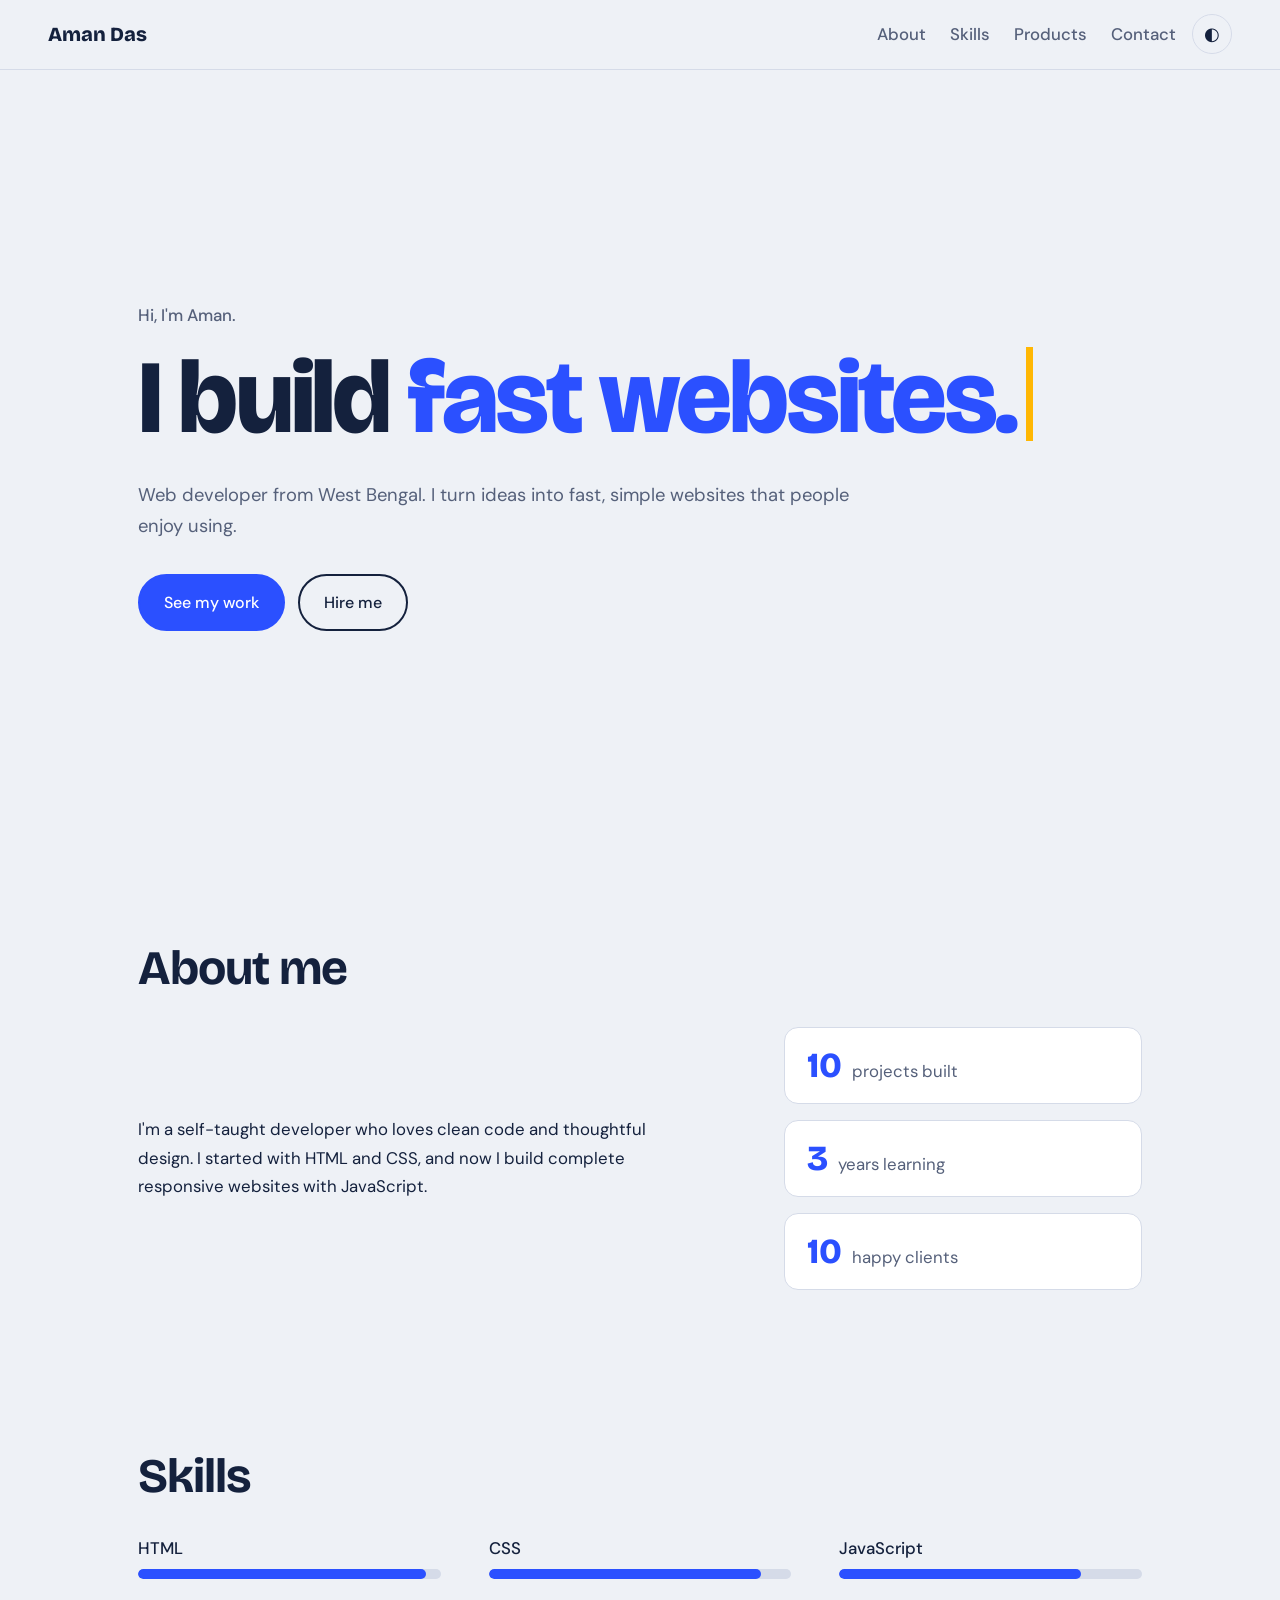
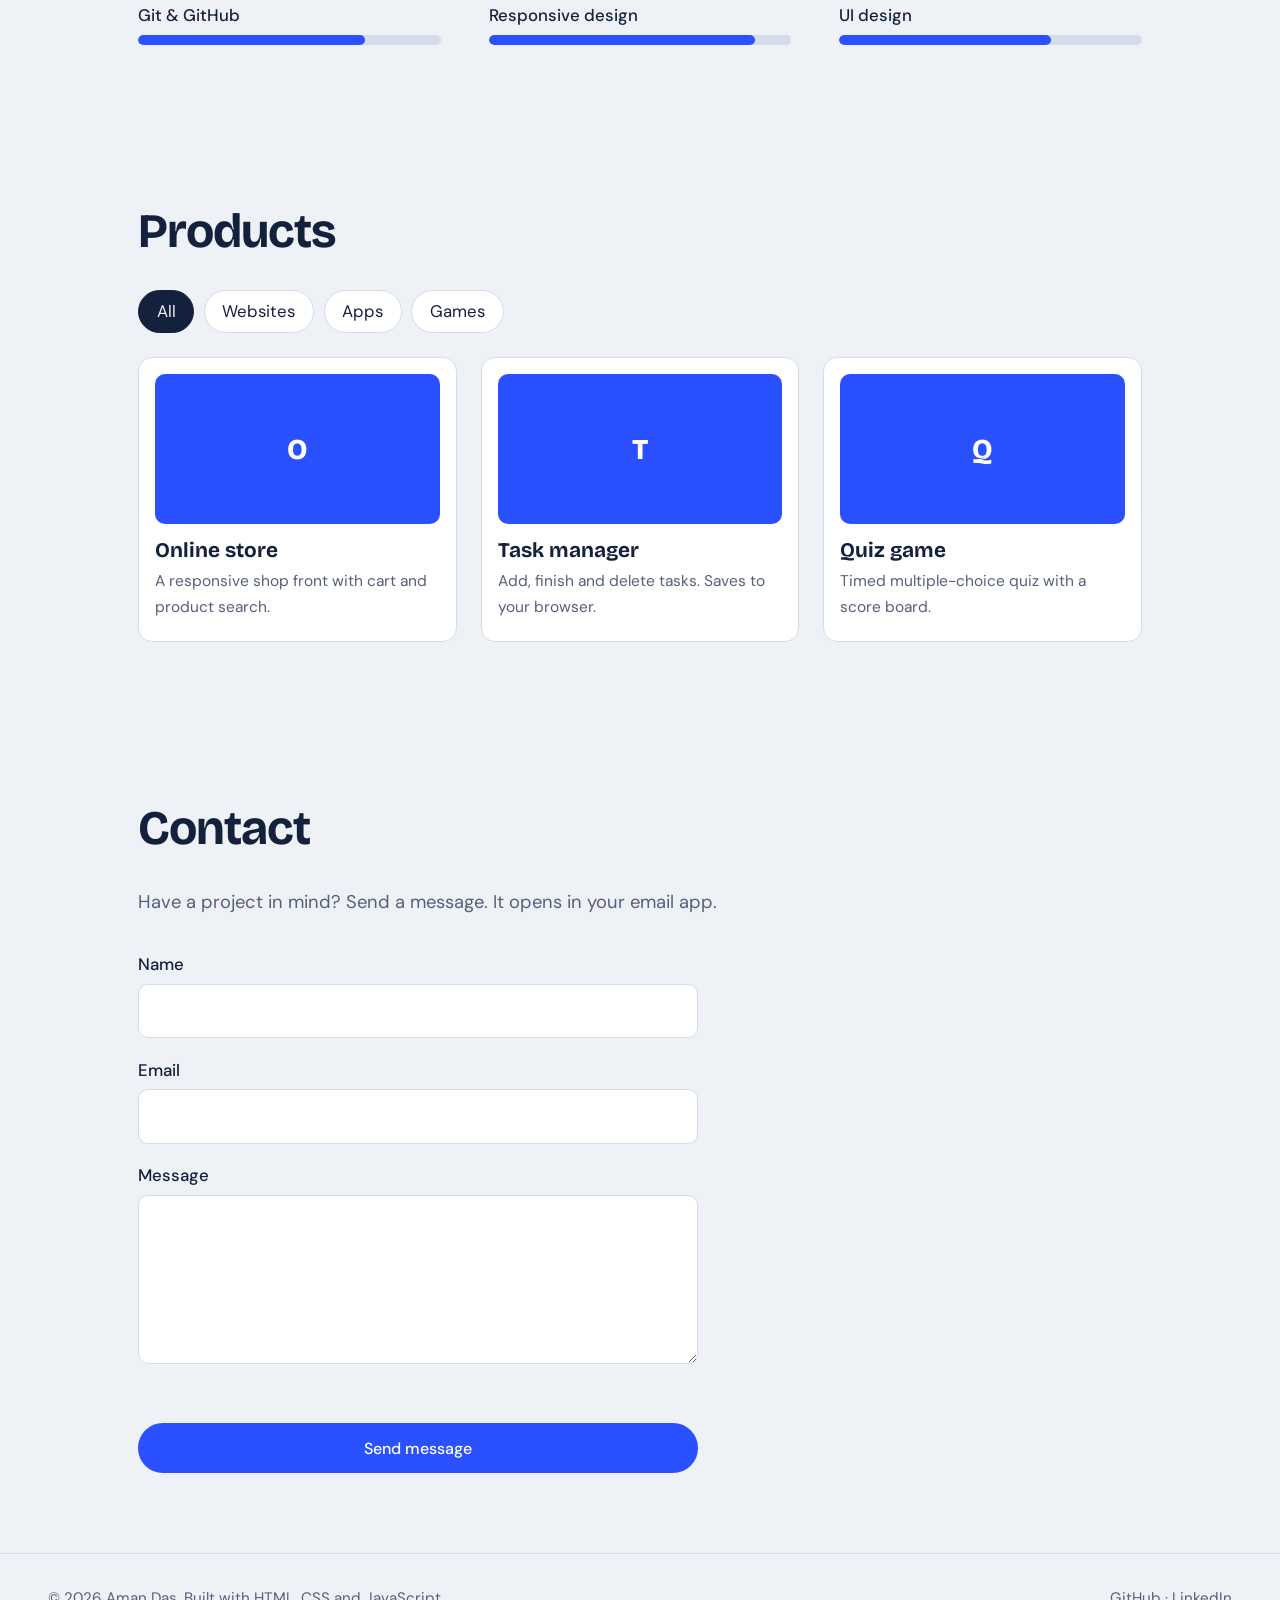
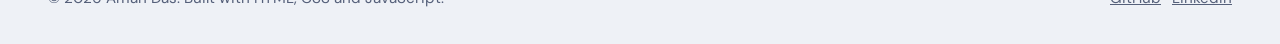
<file: index.html>
<!DOCTYPE html>
<html lang="en">
<head>
<meta charset="UTF-8">
<meta name="viewport" content="width=device-width, initial-scale=1">
<title>Aman Das | Web Developer</title>
<meta name="description" content="Portfolio of Aman Das, a web developer who builds fast, clean websites.">
<link rel="preconnect" href="https://fonts.googleapis.com">
<link rel="preconnect" href="https://fonts.gstatic.com" crossorigin>
<link href="https://fonts.googleapis.com/css2?family=Bricolage+Grotesque:wght@500;700;800&family=DM+Sans:wght@400;500&display=swap" rel="stylesheet">
<link rel="stylesheet" href="style.css">
</head>
<body>
<header class="nav">
  <a class="logo" href="#home">Aman Das</a>
  <nav id="menu" aria-label="Main">
    <a href="#about">About</a>
    <a href="#skills">Skills</a>
    <a href="#projects">Products</a>
    <a href="#contact">Contact</a>
  </nav>
  <button id="theme" class="icon-btn" aria-label="Switch dark or light theme">◐</button>
  <button id="burger" class="icon-btn burger" aria-label="Open menu" aria-expanded="false">☰</button>
</header>

<main>
<section id="home" class="hero">
  <p class="hello">Hi, I'm Aman.</p>
  <h1>I build <span id="role" class="role"></span><span class="caret" aria-hidden="true"></span></h1>
  <p class="lead">Web developer from West Bengal. I turn ideas into fast, simple websites that people enjoy using.</p>
  <div class="actions">
    <a class="btn primary" href="#projects">See my work</a>
    <a class="btn" href="#contact">Hire me</a>
  </div>
</section>

<section id="about" class="wrap">
  <h2>About me</h2>
  <div class="about-grid">
    <p>I'm a self-taught developer who loves clean code and thoughtful design. I started with HTML and CSS, and now I build complete responsive websites with JavaScript.</p>
    <ul class="facts">
      <li><strong id="c1" data-to="25">0</strong> projects built</li>
      <li><strong id="c2" data-to="3">0</strong> years learning</li>
      <li><strong id="c3" data-to="12">0</strong> happy clients</li>
    </ul>
  </div>
</section>

<section id="skills" class="wrap">
  <h2>Skills</h2>
  <div class="skills">
    <div class="skill"><span>HTML</span><div class="bar"><i data-w="95"></i></div></div>
    <div class="skill"><span>CSS</span><div class="bar"><i data-w="90"></i></div></div>
    <div class="skill"><span>JavaScript</span><div class="bar"><i data-w="80"></i></div></div>
    <div class="skill"><span>Git &amp; GitHub</span><div class="bar"><i data-w="75"></i></div></div>
    <div class="skill"><span>Responsive design</span><div class="bar"><i data-w="88"></i></div></div>
    <div class="skill"><span>UI design</span><div class="bar"><i data-w="70"></i></div></div>
  </div>
</section>

<section id="projects" class="wrap">
  <h2>Products</h2>
  <div class="filters" id="filters" role="group" aria-label="Filter products"></div>
  <div class="grid" id="grid"><p class="muted">Loading products...</p></div>
</section>

<section id="contact" class="wrap">
  <h2>Contact</h2>
  <p class="lead">Have a project in mind? Send a message. It opens in your email app.</p>
  <form id="form" novalidate>
    <label>Name<input id="name" required autocomplete="name"></label>
    <label>Email<input id="email" type="email" required autocomplete="email"></label>
    <label>Message<textarea id="msg" rows="5" required></textarea></label>
    <p id="status" role="status"></p>
    <button class="btn primary" type="submit">Send message</button>
  </form>
</section>
</main>

<footer>
  <p>© <span id="year"></span> Aman Das. Built with HTML, CSS and JavaScript.</p>
  <p><a href="https://github.com/yourusername" target="_blank" rel="noopener">GitHub</a> · <a href="https://linkedin.com/in/yourusername" target="_blank" rel="noopener">LinkedIn</a></p>
</footer>
<script src="script.js"></script>
</body>
</html>
</file>
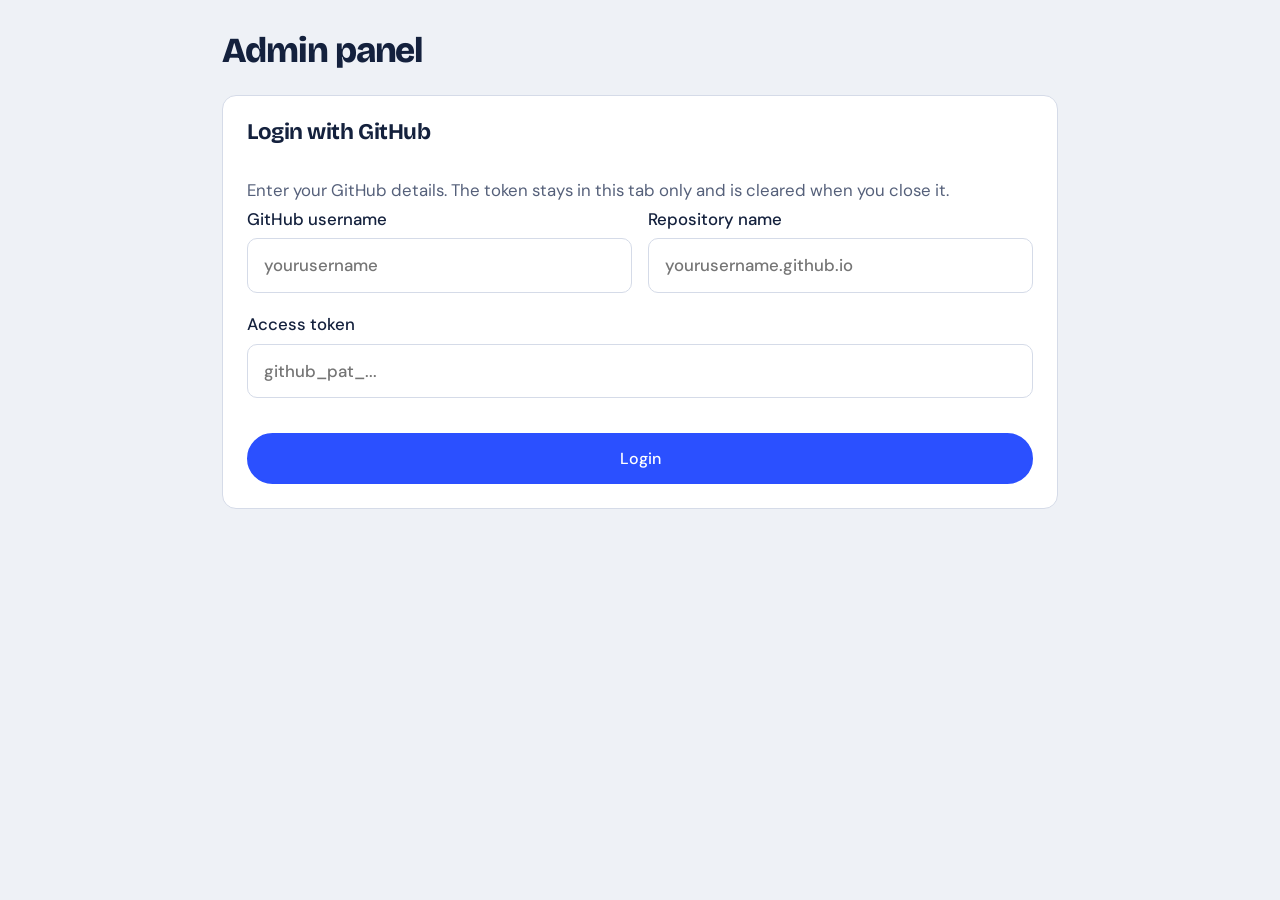
<file: admin.html>
<!DOCTYPE html>
<html lang="en">
<head>
<meta charset="UTF-8">
<meta name="viewport" content="width=device-width, initial-scale=1">
<meta name="robots" content="noindex,nofollow">
<title>Admin | Portfolio</title>
<link href="https://fonts.googleapis.com/css2?family=Bricolage+Grotesque:wght@700;800&family=DM+Sans:wght@400;500&display=swap" rel="stylesheet">
<link rel="stylesheet" href="style.css">
</head>
<body>
<main class="admin">
  <h1>Admin panel</h1>

  <section id="login" class="panel">
    <h2 style="font-size:1.4rem">Login with GitHub</h2>
    <p class="muted">Enter your GitHub details. The token stays in this tab only and is cleared when you close it.</p>
    <form id="loginForm">
      <div class="row2">
        <label>GitHub username<input id="owner" required placeholder="yourusername"></label>
        <label>Repository name<input id="repo" required placeholder="yourusername.github.io"></label>
      </div>
      <label>Access token<input id="token" type="password" required placeholder="github_pat_..." autocomplete="off"></label>
      <p id="loginMsg" role="status"></p>
      <button class="btn primary" type="submit">Login</button>
    </form>
  </section>

  <section id="dash" hidden>
    <p><span id="who" class="muted"></span> <button id="logout" class="btn small">Logout</button></p>
    <div class="panel">
      <h2 id="formTitle" style="font-size:1.4rem;margin-bottom:1rem">Add product</h2>
      <form id="pform">
        <label>Title<input id="title" required></label>
        <label>Description<textarea id="desc" rows="3"></textarea></label>
        <div class="row2">
          <label>Category<input id="cat" placeholder="e.g. Websites" list="cats"></label>
          <label>Price<input id="price" placeholder="e.g. ₹499"></label>
        </div>
        <datalist id="cats"></datalist>
        <label>Product link (optional)<input id="link" type="url" placeholder="https://..."></label>
        <label>Image: upload<input id="file" type="file" accept="image/*"></label>
        <label>or image URL<input id="imgurl" placeholder="https://... or images/pic.jpg"></label>
        <img id="preview" alt="Preview">
        <p id="msg" role="status"></p>
        <div class="actions">
          <button class="btn primary" type="submit" id="saveBtn">Save product</button>
          <button class="btn" type="button" id="cancel" hidden>Cancel edit</button>
        </div>
      </form>
    </div>
    <div class="panel">
      <h2 style="font-size:1.4rem;margin-bottom:1rem">Your products</h2>
      <ul id="list" class="plist"></ul>
      <p class="notice" style="margin-top:1rem">After saving, GitHub Pages takes 1 to 2 minutes to show changes on the live site.</p>
    </div>
  </section>
</main>
<script src="admin.js"></script>
</body>
</html>
</file>
<file: style.css>
:root{--bg:#eef1f6;--surface:#fff;--ink:#14213d;--muted:#55607a;--accent:#2b50ff;--accent-ink:#fff;--sun:#ffb703;--line:#d5dbe8;--r:14px}
:root[data-theme="dark"]{--bg:#0f1830;--surface:#18233f;--ink:#eaf0ff;--muted:#9fb0d3;--accent:#7b93ff;--accent-ink:#0f1830;--line:#2a3860}
*{box-sizing:border-box;margin:0}
html{scroll-behavior:smooth;scroll-padding-top:80px}
body{font:400 1.05rem/1.7 "DM Sans",system-ui,sans-serif;background:var(--bg);color:var(--ink);transition:background .3s,color .3s}
h1,h2,h3,.logo{font-family:"Bricolage Grotesque",system-ui,sans-serif;line-height:1.1}
a{color:inherit}
:focus-visible{outline:3px solid var(--sun);outline-offset:3px}
.nav{position:sticky;top:0;z-index:10;display:flex;align-items:center;gap:1rem;padding:.9rem clamp(1rem,5vw,3rem);background:color-mix(in srgb,var(--bg) 88%,transparent);backdrop-filter:blur(10px);border-bottom:1px solid var(--line)}
.logo{font-weight:800;font-size:1.25rem;text-decoration:none;margin-right:auto}
#menu{display:flex;gap:1.5rem}
#menu a{text-decoration:none;color:var(--muted);font-weight:500}
#menu a:hover{color:var(--accent)}
.icon-btn{background:none;border:1px solid var(--line);color:var(--ink);width:40px;height:40px;border-radius:50%;font-size:1.1rem;cursor:pointer}
.burger{display:none}
.hero{min-height:88vh;display:flex;flex-direction:column;justify-content:center;padding:4rem clamp(1rem,5vw,3rem);max-width:1100px;margin:auto}
.hello{color:var(--muted);font-weight:500;margin-bottom:.75rem}
h1{font-size:clamp(2.6rem,9vw,6.5rem);font-weight:800;letter-spacing:-.03em}
.role{color:var(--accent)}
.caret{display:inline-block;width:.07em;height:.9em;background:var(--sun);margin-left:.08em;vertical-align:-.08em;animation:blink 1s steps(1) infinite}
@keyframes blink{50%{opacity:0}}
.lead{max-width:56ch;color:var(--muted);margin:1.5rem 0 2rem;font-size:1.15rem}
.actions{display:flex;gap:.8rem;flex-wrap:wrap}
.btn{display:inline-block;padding:.8rem 1.5rem;border-radius:999px;border:2px solid var(--ink);font-weight:500;text-decoration:none;background:none;color:var(--ink);cursor:pointer;font-size:1rem;font-family:inherit;transition:transform .15s}
.btn:hover{transform:translateY(-2px)}
.btn.primary{background:var(--accent);border-color:var(--accent);color:var(--accent-ink)}
.wrap{max-width:1100px;margin:auto;padding:5rem clamp(1rem,5vw,3rem)}
h2{font-size:clamp(2rem,5vw,3rem);margin-bottom:2rem;letter-spacing:-.02em}
.about-grid{display:grid;grid-template-columns:1.4fr 1fr;gap:3rem;align-items:center}
.facts{list-style:none;display:grid;gap:1rem}
.facts li{background:var(--surface);border:1px solid var(--line);border-radius:var(--r);padding:1rem 1.4rem;color:var(--muted)}
.facts strong{font:800 2.2rem "Bricolage Grotesque",sans-serif;color:var(--accent);margin-right:.4rem}
.skills{display:grid;grid-template-columns:repeat(auto-fit,minmax(280px,1fr));gap:1.4rem 3rem}
.skill span{display:block;font-weight:500;margin-bottom:.35rem}
.bar{height:10px;background:var(--line);border-radius:99px;overflow:hidden}
.bar i{display:block;height:100%;width:0;background:var(--accent);border-radius:99px;transition:width 1.1s ease}
.filters{display:flex;gap:.6rem;flex-wrap:wrap;margin-bottom:1.5rem}
.chip{padding:.4rem 1.1rem;border-radius:99px;border:1px solid var(--line);background:var(--surface);color:var(--ink);font:inherit;cursor:pointer}
.chip.active{background:var(--ink);color:var(--bg);border-color:var(--ink)}
.grid{display:grid;grid-template-columns:repeat(auto-fill,minmax(290px,1fr));gap:1.5rem}
.card{background:var(--surface);border:1px solid var(--line);border-radius:var(--r);padding:1rem 1rem 1.3rem;transition:transform .2s}
.card:hover{transform:translateY(-4px)}
.card.hide{display:none}
.thumb{height:150px;border-radius:10px;display:grid;place-items:center;font:800 1.8rem "Bricolage Grotesque",sans-serif;color:#fff;margin-bottom:1rem}
.t1{background:#2b50ff}.t2{background:#0a9396}.t3{background:#9b2c6f}.t4{background:#e07a1f}.t5{background:#3a86a8}.t6{background:#5b4bd1}
.card h3{font-size:1.3rem;margin-bottom:.3rem}
.card p{color:var(--muted);font-size:.97rem}
.links{display:flex;gap:1.2rem;margin-top:.8rem;font-weight:500}
.links a{color:var(--accent)}
form{display:grid;gap:1.1rem;max-width:560px}
label{display:grid;gap:.3rem;font-weight:500}
input,textarea{font:inherit;padding:.75rem 1rem;border-radius:10px;border:1px solid var(--line);background:var(--surface);color:var(--ink)}
input.err,textarea.err{border-color:#d62839}
#status{min-height:1.5rem;color:var(--muted)}
footer{border-top:1px solid var(--line);padding:2rem clamp(1rem,5vw,3rem);display:flex;justify-content:space-between;flex-wrap:wrap;gap:.5rem;color:var(--muted);font-size:.95rem}
@media(max-width:760px){
 .burger{display:block}
 #menu{position:absolute;top:100%;left:0;right:0;flex-direction:column;gap:0;background:var(--bg);border-bottom:1px solid var(--line);display:none}
 #menu.open{display:flex}
 #menu a{padding:1rem 1.5rem}
 .about-grid{grid-template-columns:1fr}
}
@media(prefers-reduced-motion:reduce){*{animation:none!important;transition:none!important;scroll-behavior:auto!important}}
.thumb-img{width:100%;object-fit:cover;display:block}
.price{font:800 1.15rem "Bricolage Grotesque",sans-serif;color:var(--ink);margin-top:.4rem}
.btn.small{padding:.4rem 1.1rem;font-size:.92rem;margin-top:.8rem}
.muted{color:var(--muted)}
/* admin */
.admin{max-width:900px;margin:auto;padding:2rem clamp(1rem,5vw,2rem) 4rem}
.admin h1{font-size:2.2rem;margin-bottom:.5rem}
.panel{background:var(--surface);border:1px solid var(--line);border-radius:var(--r);padding:1.5rem;margin:1.5rem 0}
.panel form{max-width:none}
.row2{display:grid;grid-template-columns:1fr 1fr;gap:1rem}
.plist{list-style:none;padding:0;display:grid;gap:.8rem}
.plist li{display:flex;gap:1rem;align-items:center;border:1px solid var(--line);border-radius:10px;padding:.7rem 1rem}
.plist img,.plist .ph{width:56px;height:56px;border-radius:8px;object-fit:cover;background:var(--accent);flex:none}
.plist .info{flex:1;min-width:0}
.plist .info b{display:block;overflow:hidden;text-overflow:ellipsis;white-space:nowrap}
.plist button{padding:.3rem .9rem;border-radius:99px;border:1px solid var(--line);background:none;color:var(--ink);cursor:pointer;font:inherit}
.plist button.del{color:#d62839}
#preview{max-width:160px;border-radius:8px;display:none}
.notice{background:color-mix(in srgb,var(--sun) 25%,transparent);border-radius:10px;padding:.8rem 1rem;font-size:.95rem}
@media(max-width:600px){.row2{grid-template-columns:1fr}}
</file>
